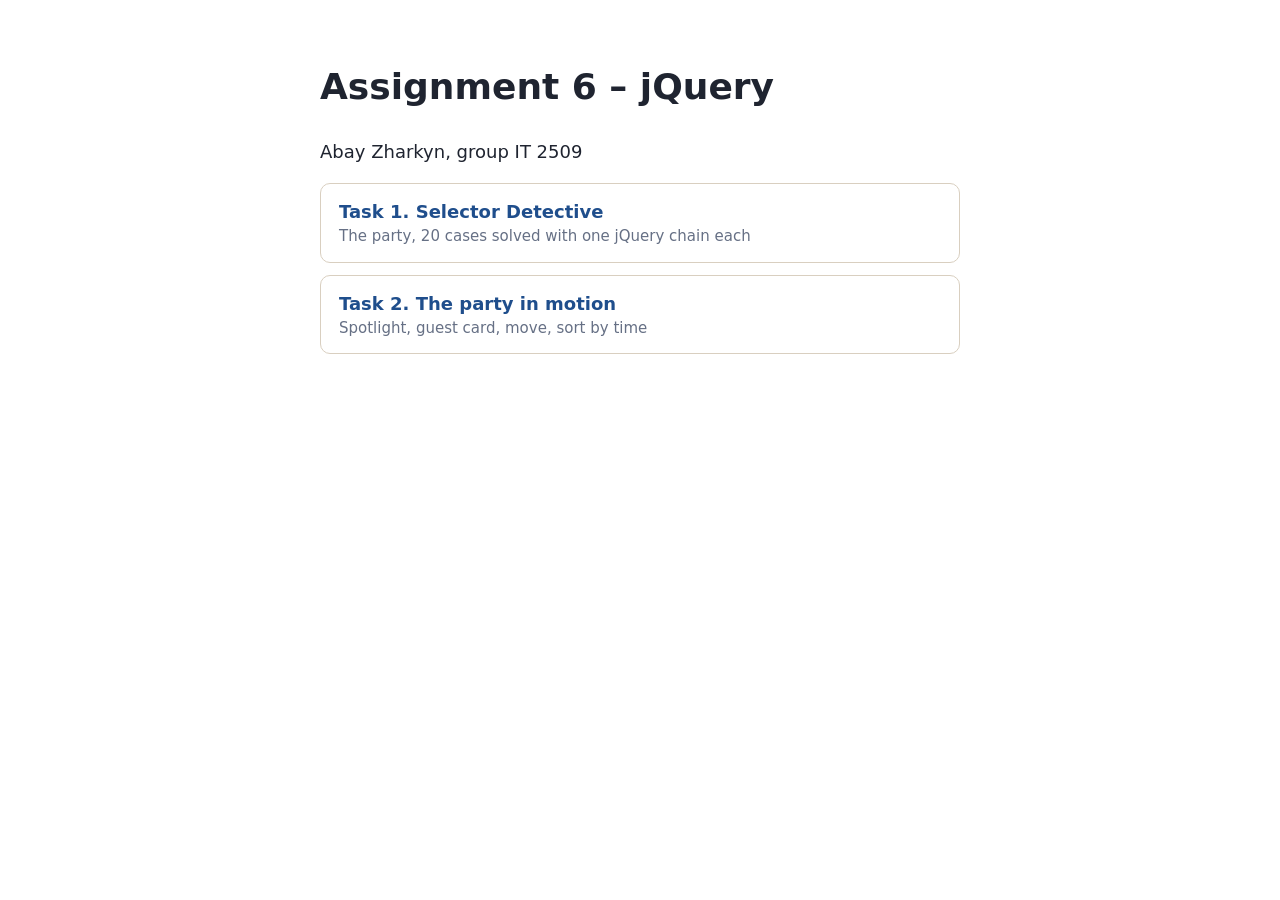
<file: index.html>
<!DOCTYPE html>
<html lang="en">
<head>
  <meta charset="utf-8">
  <meta name="viewport" content="width=device-width, initial-scale=1">
  <title>Assignment 6 – jQuery</title>
  <style>
    body { font: 18px/1.5 system-ui, sans-serif; max-width: 640px; margin: 60px auto; padding: 0 20px; color: #1f2430; }
    a { display: block; margin: 12px 0; padding: 14px 18px; border: 1px solid #d9cfc0; border-radius: 10px; color: #1f4e8c; text-decoration: none; font-weight: 600; }
    a:hover { background: #f4eadb; }
    small { display: block; color: #667085; font-weight: 400; }
  </style>
</head>
<body>
  <h1>Assignment 6 – jQuery</h1>
  <p>Abay Zharkyn, group IT 2509</p>
  <a href="task1/">Task 1. Selector Detective<small>The party, 20 cases solved with one jQuery chain each</small></a>
  <a href="task2/">Task 2. The party in motion<small>Spotlight, guest card, move, sort by time</small></a>
</body>
</html>
</file>
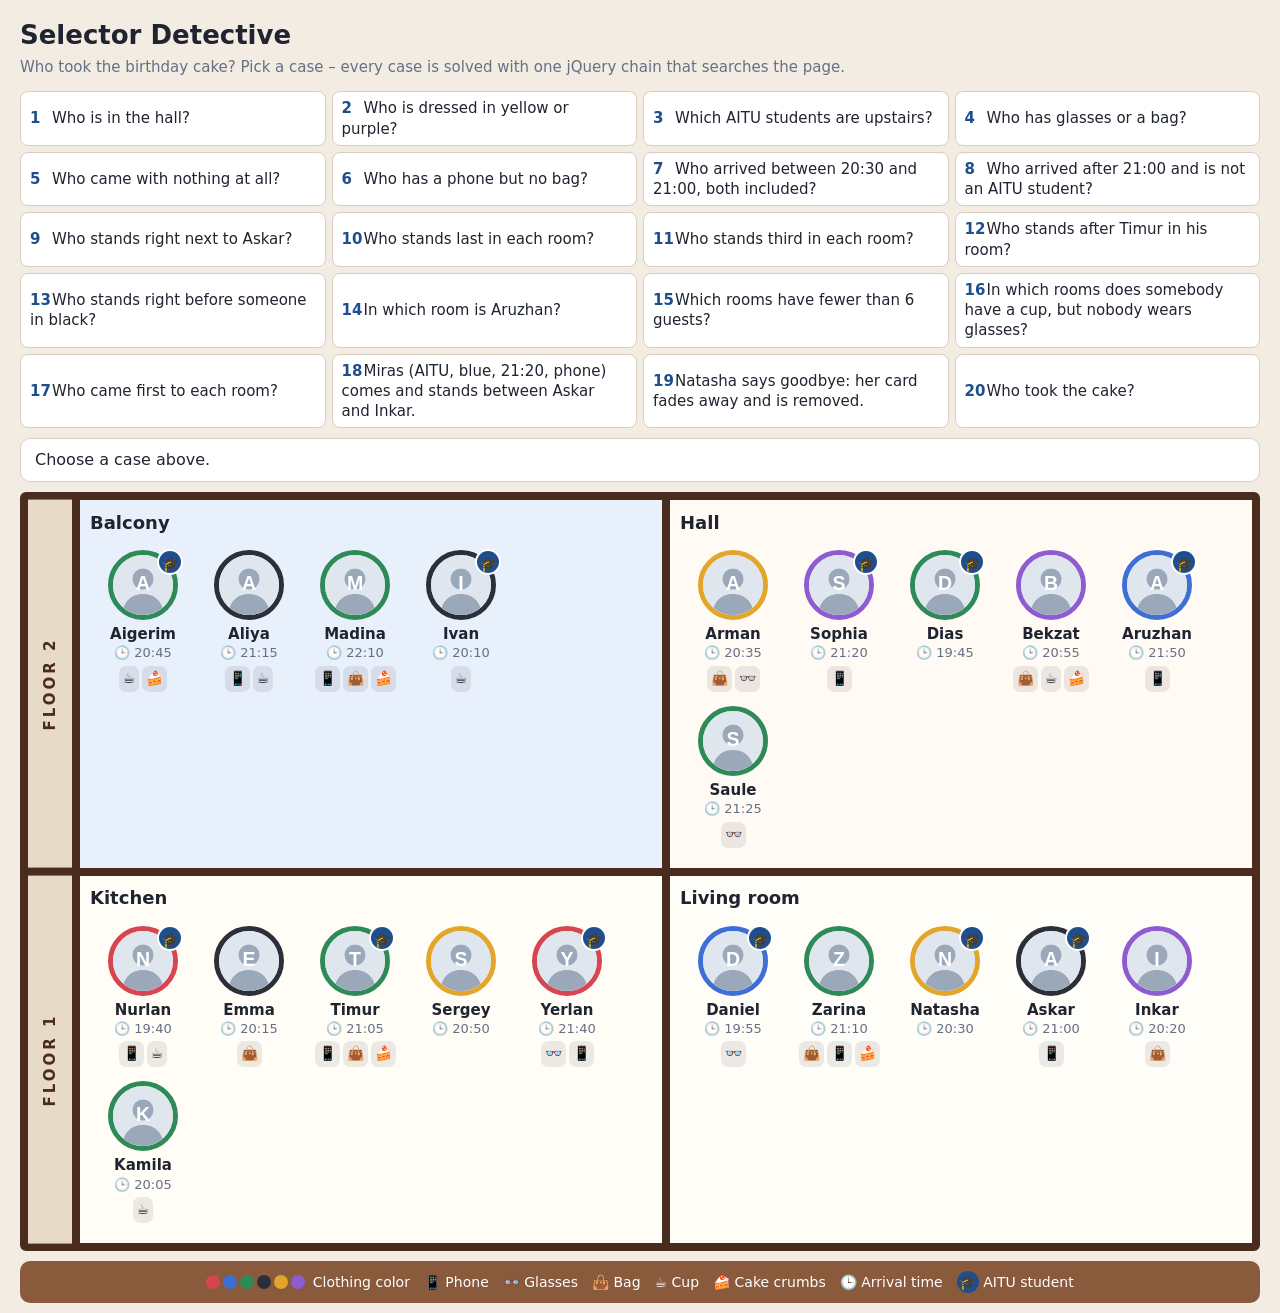
<file: task1/index.html>
<!DOCTYPE html>
<html lang="en">
<head>
  <meta charset="utf-8">
  <meta name="viewport" content="width=device-width, initial-scale=1">
  <title>Selector Detective – Task 1</title>
  <link rel="stylesheet" href="style.css">
</head>
<body>
  <header class="top">
    <h1>Selector Detective</h1>
    <p class="sub">Who took the birthday cake? Pick a case – every case is solved with one jQuery chain that searches the page.</p>
  </header>

  <section class="panel">
    <div id="cases" class="cases"></div>
  </section>

  <section id="result" class="result">
    <div class="result-line">Choose a case above.</div>
    <pre class="result-code"></pre>
  </section>

  <main id="house" class="house"></main>

  <footer class="legend">
    <span><i class="dot red"></i><i class="dot blue"></i><i class="dot green"></i><i class="dot black"></i><i class="dot yellow"></i><i class="dot purple"></i> Clothing color</span>
    <span>📱 Phone</span><span>👓 Glasses</span><span>👜 Bag</span><span>☕ Cup</span><span>🍰 Cake crumbs</span>
    <span>🕒 Arrival time</span><span><i class="badge-demo">🎓</i> AITU student</span>
  </footer>

  <script src="jquery-3.7.1.min.js"></script>
  <script src="party.js"></script>
  <script src="app.js"></script>
</body>
</html>
</file>
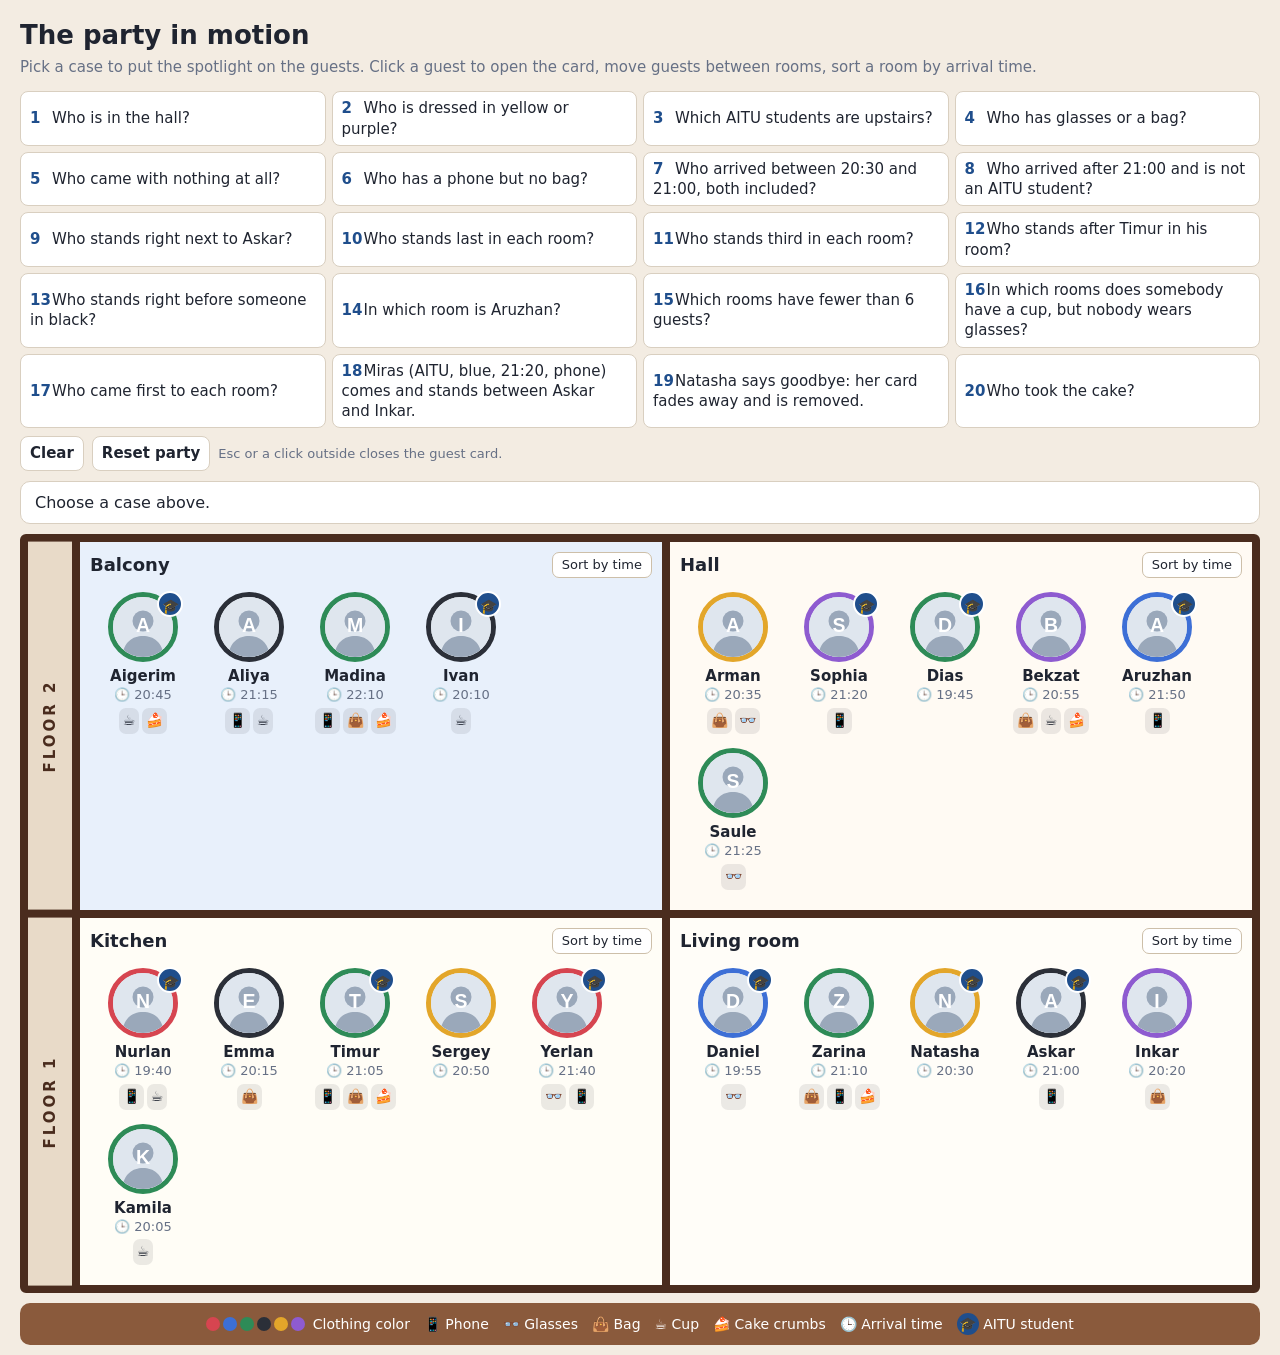
<file: task2/index.html>
<!DOCTYPE html>
<html lang="en">
<head>
  <meta charset="utf-8">
  <meta name="viewport" content="width=device-width, initial-scale=1">
  <title>The party in motion – Task 2</title>
  <link rel="stylesheet" href="style.css">
</head>
<body>
  <header class="top">
    <h1>The party in motion</h1>
    <p class="sub">Pick a case to put the spotlight on the guests. Click a guest to open the card, move guests between rooms, sort a room by arrival time.</p>
  </header>

  <section class="panel">
    <div id="cases" class="cases"></div>
    <div class="tools">
      <button type="button" id="clear-btn" class="tool-btn">Clear</button>
      <button type="button" id="reset-btn" class="tool-btn">Reset party</button>
      <span class="hint">Esc or a click outside closes the guest card.</span>
    </div>
  </section>

  <section id="result" class="result">
    <div class="result-line">Choose a case above.</div>
    <pre class="result-code"></pre>
  </section>

  <main id="house" class="house"></main>

  <footer class="legend">
    <span><i class="dot red"></i><i class="dot blue"></i><i class="dot green"></i><i class="dot black"></i><i class="dot yellow"></i><i class="dot purple"></i> Clothing color</span>
    <span>📱 Phone</span><span>👓 Glasses</span><span>👜 Bag</span><span>☕ Cup</span><span>🍰 Cake crumbs</span>
    <span>🕒 Arrival time</span><span><i class="badge-demo">🎓</i> AITU student</span>
  </footer>

  <script src="jquery-3.7.1.min.js"></script>
  <script src="party.js"></script>
  <script src="app.js"></script>
</body>
</html>
</file>
<file: task1/style.css>
/* No CSS transitions and no CSS animations anywhere: all motion is done with jQuery. */
:root {
  --ink: #1f2430;
  --muted: #667085;
  --paper: #fffdf8;
  --wall: #4a2c1e;
  --red: #d64550;
  --blue: #3d6fd6;
  --green: #2e8b57;
  --black: #2b2f38;
  --yellow: #e3a62a;
  --purple: #8e5bd0;
  --accent: #1f4e8c;
}
* { box-sizing: border-box; }
body {
  margin: 0;
  background: #f3ece2;
  color: var(--ink);
  font: 15px/1.35 system-ui, -apple-system, "Segoe UI", Roboto, Arial, sans-serif;
}
.top { max-width: 1400px; margin: 0 auto; padding: 18px 20px 4px; }
.top h1 { margin: 0; font-size: 26px; }
.sub { margin: 4px 0 0; color: var(--muted); }

.panel, .result, .house, .legend { max-width: 1400px; margin: 10px auto; padding: 0 20px; }
.cases { display: grid; grid-template-columns: repeat(auto-fill, minmax(255px, 1fr)); gap: 6px; }
.case-btn, .tool-btn {
  font: inherit; text-align: left; cursor: pointer;
  background: #fff; border: 1px solid #d9cfc0; border-radius: 8px; padding: 6px 9px; color: var(--ink);
}
.case-btn b { display: inline-block; min-width: 22px; color: var(--accent); }
.case-btn:hover, .tool-btn:hover { background: #f4eadb; }
.case-btn.active { background: var(--accent); color: #fff; border-color: var(--accent); }
.case-btn.active b { color: #ffd37a; }

.result { background: #fff; border: 1px solid #d9cfc0; border-radius: 10px; padding: 10px 14px; width: calc(100% - 40px); }
.result-line { font-size: 16px; }
.result-line strong { color: var(--accent); }
.result-code {
  margin: 8px 0 0; padding: 8px 10px; background: #1e2330; color: #cfe3ff; border-radius: 8px;
  font: 12.5px/1.45 ui-monospace, Menlo, Consolas, monospace; white-space: pre-wrap; display: none;
}

/* ---------- the house ---------- */
.house { border: 8px solid var(--wall); border-radius: 6px; padding: 0; background: var(--wall); width: calc(100% - 40px); }
.floor { display: flex; background: var(--wall); }
.floor + .floor { margin-top: 8px; }
.floor-label {
  flex: 0 0 44px; display: flex; align-items: center; justify-content: center;
  background: #e8dac8; color: var(--wall); font-weight: 800; letter-spacing: 3px;
  writing-mode: vertical-rl; transform: rotate(180deg);
}
.rooms { flex: 1; display: flex; gap: 8px; margin-left: 8px; }
.room { flex: 1 1 0; background: var(--paper); padding: 8px 10px 12px; min-height: 230px; position: relative; }
#room-balcony { background: #e8f0fb; }
#room-hall { background: #fffaf3; }
#room-kitchen { background: #fffdf6; }
.room-head { display: flex; align-items: center; justify-content: space-between; min-height: 30px; }
.room-head h3 { margin: 0; font-size: 18px; }
.room.found-room { box-shadow: inset 0 0 0 4px #f2b705; }
.guests { display: flex; flex-wrap: wrap; align-items: flex-start; padding-top: 6px; min-height: 170px; }

/* ---------- guest card ---------- */
.guest { width: 100px; margin: 0 3px 8px; flex: 0 0 auto; }
.guest .slot { position: relative; }
.gcard { text-align: center; position: relative; }
.avatar {
  position: relative; width: 70px; height: 70px; margin: 6px auto 4px; border-radius: 50%;
  border: 5px solid var(--black); background: #e9eef3;
}
.guest.red .avatar { border-color: var(--red); }
.guest.blue .avatar { border-color: var(--blue); }
.guest.green .avatar { border-color: var(--green); }
.guest.black .avatar { border-color: var(--black); }
.guest.yellow .avatar { border-color: var(--yellow); }
.guest.purple .avatar { border-color: var(--purple); }
.avatar img { display: block; width: 100%; height: 100%; border-radius: 50%; }
.badge {
  position: absolute; top: -6px; right: -10px; width: 26px; height: 26px; border-radius: 50%;
  background: var(--accent); color: #fff; font-size: 14px; line-height: 26px; text-align: center;
  border: 2px solid #fff;
}
.gname { font-weight: 700; }
.gtime { color: var(--muted); font-size: 13px; }
.things { display: flex; justify-content: center; gap: 3px; margin-top: 4px; min-height: 26px; flex-wrap: wrap; }
.ico { background: rgba(31,36,48,.09); border-radius: 7px; padding: 2px 4px; font-size: 14px; line-height: 20px; }
.guest.found .gcard { background: #fff3c4; border-radius: 12px; outline: 3px solid #f2b705; }

.legend {
  display: flex; flex-wrap: wrap; gap: 14px; align-items: center; justify-content: center;
  background: #8a5a3c; color: #fff; border-radius: 10px; padding: 10px 14px; width: calc(100% - 40px); font-size: 14px;
}
.dot { display: inline-block; width: 14px; height: 14px; border-radius: 50%; margin-right: 3px; vertical-align: -2px; }
.dot.red { background: var(--red); } .dot.blue { background: var(--blue); } .dot.green { background: var(--green); }
.dot.black { background: var(--black); } .dot.yellow { background: var(--yellow); } .dot.purple { background: var(--purple); }
.badge-demo { display: inline-block; background: var(--accent); border-radius: 50%; width: 22px; height: 22px; text-align: center; font-style: normal; line-height: 22px; }
</file>
<file: task2/style.css>
/* No CSS transitions and no CSS animations anywhere: all motion is done with jQuery. */
:root {
  --ink: #1f2430;
  --muted: #667085;
  --paper: #fffdf8;
  --wall: #4a2c1e;
  --red: #d64550;
  --blue: #3d6fd6;
  --green: #2e8b57;
  --black: #2b2f38;
  --yellow: #e3a62a;
  --purple: #8e5bd0;
  --accent: #1f4e8c;
}
* { box-sizing: border-box; }
body {
  margin: 0;
  background: #f3ece2;
  color: var(--ink);
  font: 15px/1.35 system-ui, -apple-system, "Segoe UI", Roboto, Arial, sans-serif;
}
.top { max-width: 1400px; margin: 0 auto; padding: 18px 20px 4px; }
.top h1 { margin: 0; font-size: 26px; }
.sub { margin: 4px 0 0; color: var(--muted); }

.panel, .result, .house, .legend { max-width: 1400px; margin: 10px auto; padding: 0 20px; }
.cases { display: grid; grid-template-columns: repeat(auto-fill, minmax(255px, 1fr)); gap: 6px; }
.case-btn, .tool-btn {
  font: inherit; text-align: left; cursor: pointer;
  background: #fff; border: 1px solid #d9cfc0; border-radius: 8px; padding: 6px 9px; color: var(--ink);
}
.case-btn b { display: inline-block; min-width: 22px; color: var(--accent); }
.case-btn:hover, .tool-btn:hover { background: #f4eadb; }
.case-btn.active { background: var(--accent); color: #fff; border-color: var(--accent); }
.case-btn.active b { color: #ffd37a; }

.result { background: #fff; border: 1px solid #d9cfc0; border-radius: 10px; padding: 10px 14px; width: calc(100% - 40px); }
.result-line { font-size: 16px; }
.result-line strong { color: var(--accent); }
.result-code {
  margin: 8px 0 0; padding: 8px 10px; background: #1e2330; color: #cfe3ff; border-radius: 8px;
  font: 12.5px/1.45 ui-monospace, Menlo, Consolas, monospace; white-space: pre-wrap; display: none;
}

/* ---------- the house ---------- */
.house { border: 8px solid var(--wall); border-radius: 6px; padding: 0; background: var(--wall); width: calc(100% - 40px); }
.floor { display: flex; background: var(--wall); }
.floor + .floor { margin-top: 8px; }
.floor-label {
  flex: 0 0 44px; display: flex; align-items: center; justify-content: center;
  background: #e8dac8; color: var(--wall); font-weight: 800; letter-spacing: 3px;
  writing-mode: vertical-rl; transform: rotate(180deg);
}
.rooms { flex: 1; display: flex; gap: 8px; margin-left: 8px; }
.room { flex: 1 1 0; background: var(--paper); padding: 8px 10px 12px; min-height: 230px; position: relative; }
#room-balcony { background: #e8f0fb; }
#room-hall { background: #fffaf3; }
#room-kitchen { background: #fffdf6; }
.room-head { display: flex; align-items: center; justify-content: space-between; min-height: 30px; }
.room-head h3 { margin: 0; font-size: 18px; }
.room.found-room { box-shadow: inset 0 0 0 4px #f2b705; }
.guests { display: flex; flex-wrap: wrap; align-items: flex-start; padding-top: 6px; min-height: 170px; }

/* ---------- guest card ---------- */
.guest { width: 100px; margin: 0 3px 8px; flex: 0 0 auto; }
.slot { position: relative; width: 100px; }
.gcard { text-align: center; position: relative; width: 100px; cursor: pointer; }
.avatar {
  position: relative; width: 70px; height: 70px; margin: 6px auto 4px; border-radius: 50%;
  border: 5px solid var(--black); background: #e9eef3;
}
.gcard[data-color="red"] .avatar { border-color: var(--red); }
.gcard[data-color="blue"] .avatar { border-color: var(--blue); }
.gcard[data-color="green"] .avatar { border-color: var(--green); }
.gcard[data-color="black"] .avatar { border-color: var(--black); }
.gcard[data-color="yellow"] .avatar { border-color: var(--yellow); }
.gcard[data-color="purple"] .avatar { border-color: var(--purple); }
.avatar img { display: block; width: 100%; height: 100%; border-radius: 50%; }
.badge {
  position: absolute; top: -6px; right: -10px; width: 26px; height: 26px; border-radius: 50%;
  background: var(--accent); color: #fff; font-size: 14px; line-height: 26px; text-align: center;
  border: 2px solid #fff;
}
.gname { font-weight: 700; }
.gtime { color: var(--muted); font-size: 13px; }
.things { display: flex; justify-content: center; gap: 3px; margin-top: 4px; min-height: 26px; flex-wrap: wrap; }
.ico { background: rgba(31,36,48,.09); border-radius: 7px; padding: 2px 4px; font-size: 14px; line-height: 20px; }
.guest.found .gcard, .gcard.found { background: #fff3c4; border-radius: 12px; outline: 3px solid #f2b705; }

.legend {
  display: flex; flex-wrap: wrap; gap: 14px; align-items: center; justify-content: center;
  background: #8a5a3c; color: #fff; border-radius: 10px; padding: 10px 14px; width: calc(100% - 40px); font-size: 14px;
}
.dot { display: inline-block; width: 14px; height: 14px; border-radius: 50%; margin-right: 3px; vertical-align: -2px; }
.dot.red { background: var(--red); } .dot.blue { background: var(--blue); } .dot.green { background: var(--green); }
.dot.black { background: var(--black); } .dot.yellow { background: var(--yellow); } .dot.purple { background: var(--purple); }
.badge-demo { display: inline-block; background: var(--accent); border-radius: 50%; width: 22px; height: 22px; text-align: center; font-style: normal; line-height: 22px; }

/* ---------- Task 2 ---------- */
.tools { display: flex; align-items: center; gap: 8px; margin-top: 8px; }
.tool-btn { text-align: center; font-weight: 600; }
.hint { color: var(--muted); font-size: 13px; }
.room-head .sort-btn {
  font: inherit; font-size: 13px; cursor: pointer; background: #fff; border: 1px solid #cdbfa9;
  border-radius: 7px; padding: 3px 9px; color: var(--ink);
}
.room-head .sort-btn:hover { background: #f4eadb; }
.room-head .sort-btn.on { background: var(--accent); color: #fff; border-color: var(--accent); }

/* a place that opens (arriving guest) or closes (leaving guest) */
.guest.arriving, .ghost { overflow: hidden; }
.guest.arriving { pointer-events: none; }
.guest.arriving .slot { visibility: hidden; }
.ghost { width: 100px; margin: 0 3px 8px; flex: 0 0 auto; }
.ghost > * { visibility: hidden; }

/* the card that flies from room to room */
.flying { position: absolute; z-index: 1000; pointer-events: none; margin: 0; }

/* the guest information card */
.info {
  position: absolute; z-index: 2000; overflow: hidden; background: #fff; border-radius: 14px;
  border: 2px solid var(--accent); box-shadow: 0 10px 30px rgba(20,25,40,.35); display: none;
}
.info-inner { width: 266px; padding: 12px 14px 14px; }
.info-head { display: flex; align-items: center; gap: 12px; }
.info-head .avatar { margin: 0; flex: 0 0 70px; }
.info-head h2 { margin: 0; font-size: 20px; }
.info-head .room-line { color: var(--muted); font-size: 13px; }
.info ul { margin: 10px 0 8px; padding-left: 18px; }
.info li { margin: 2px 0; }
.move-title { font-size: 12px; text-transform: uppercase; letter-spacing: .06em; color: var(--muted); margin: 8px 0 4px; }
.move-btn {
  display: block; width: 100%; margin: 4px 0; font: inherit; text-align: left; cursor: pointer;
  background: #f4eadb; border: 1px solid #d9cfc0; border-radius: 8px; padding: 5px 9px; color: var(--ink);
}
.move-btn:hover { background: #ecdcc3; }
</file>
